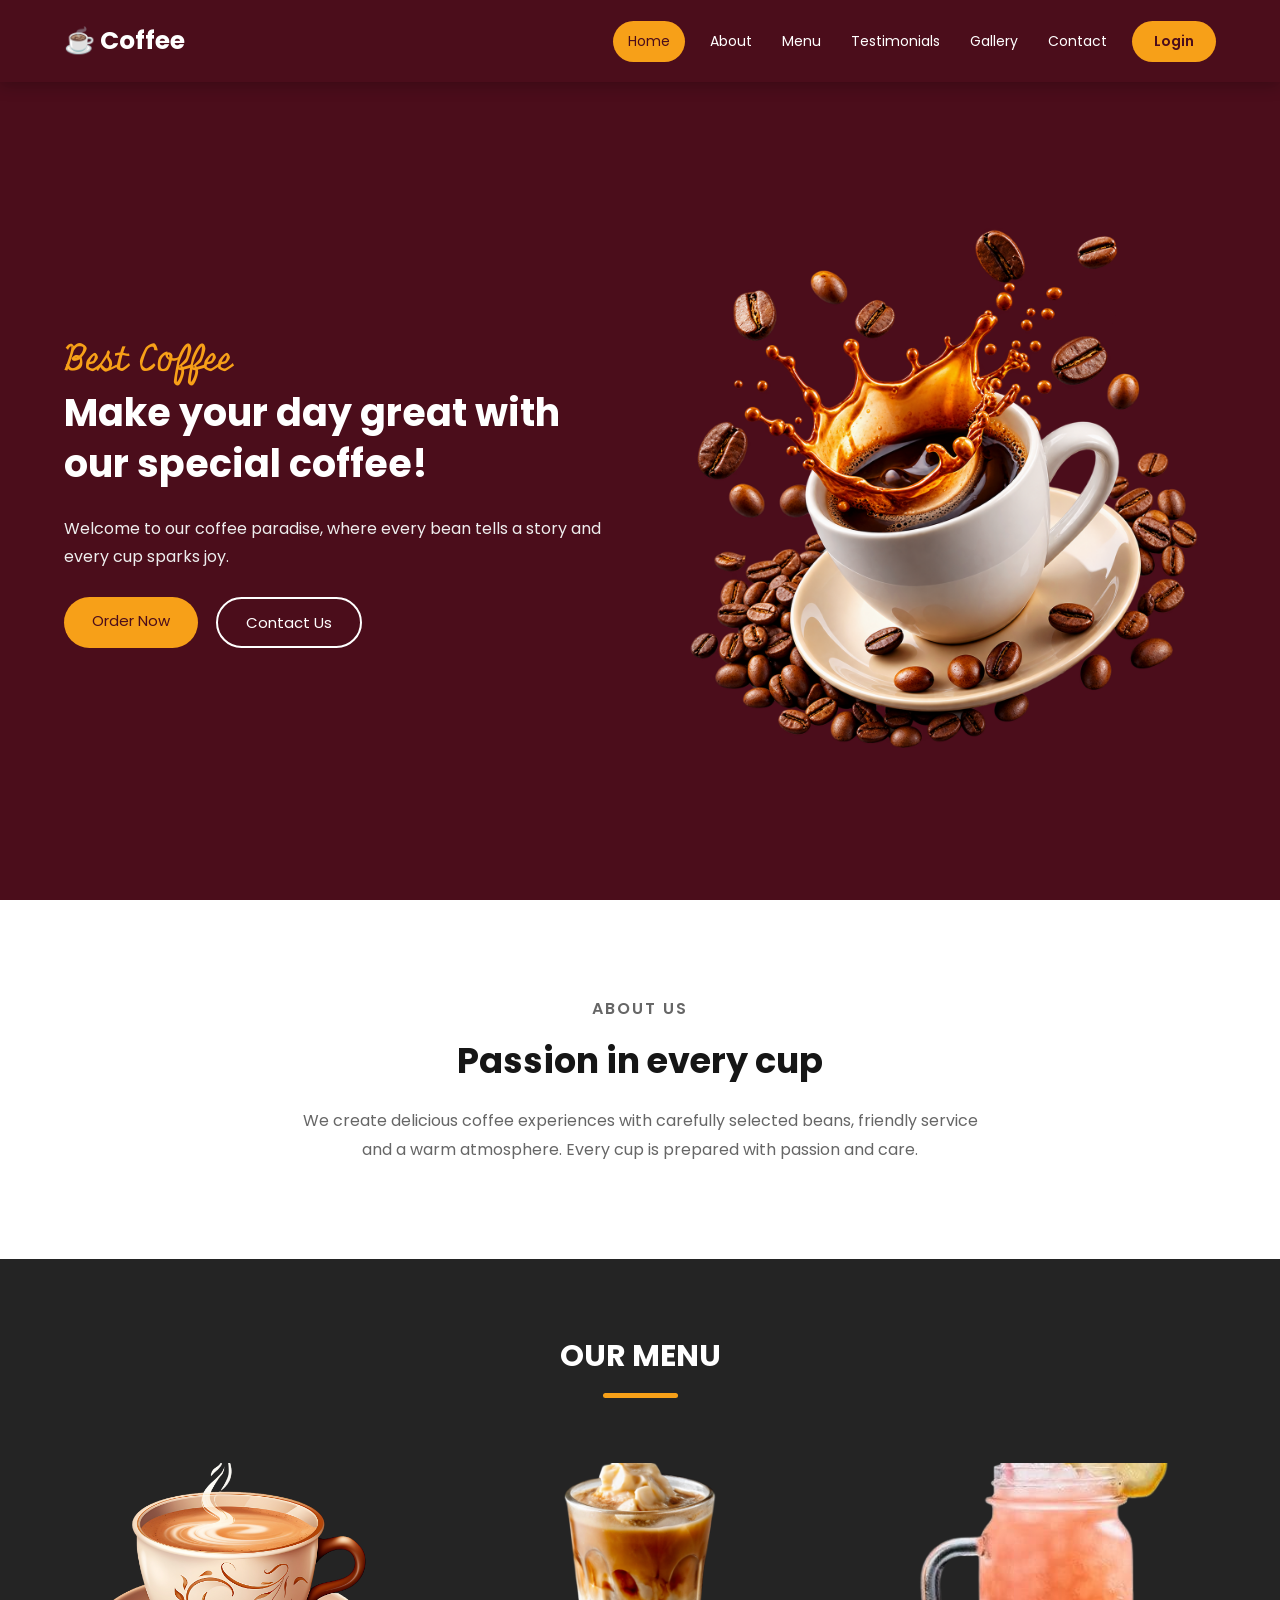
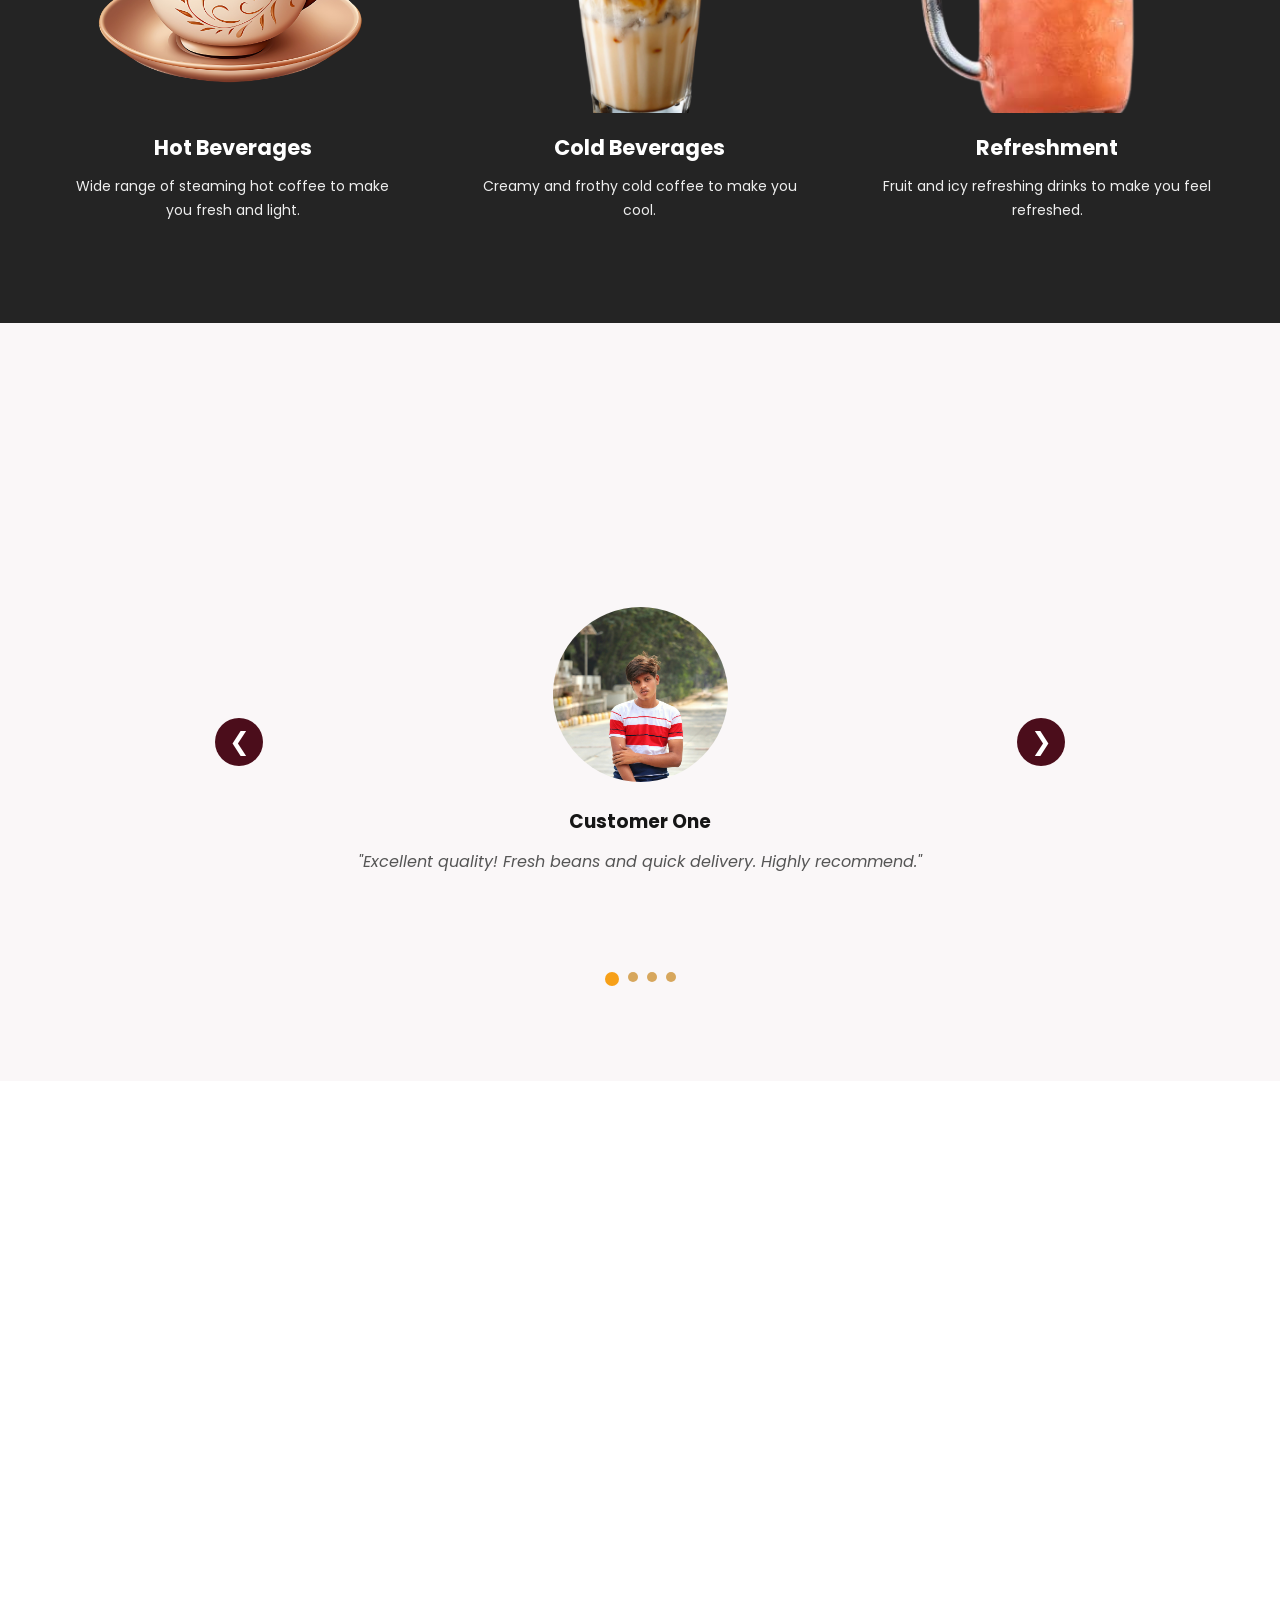
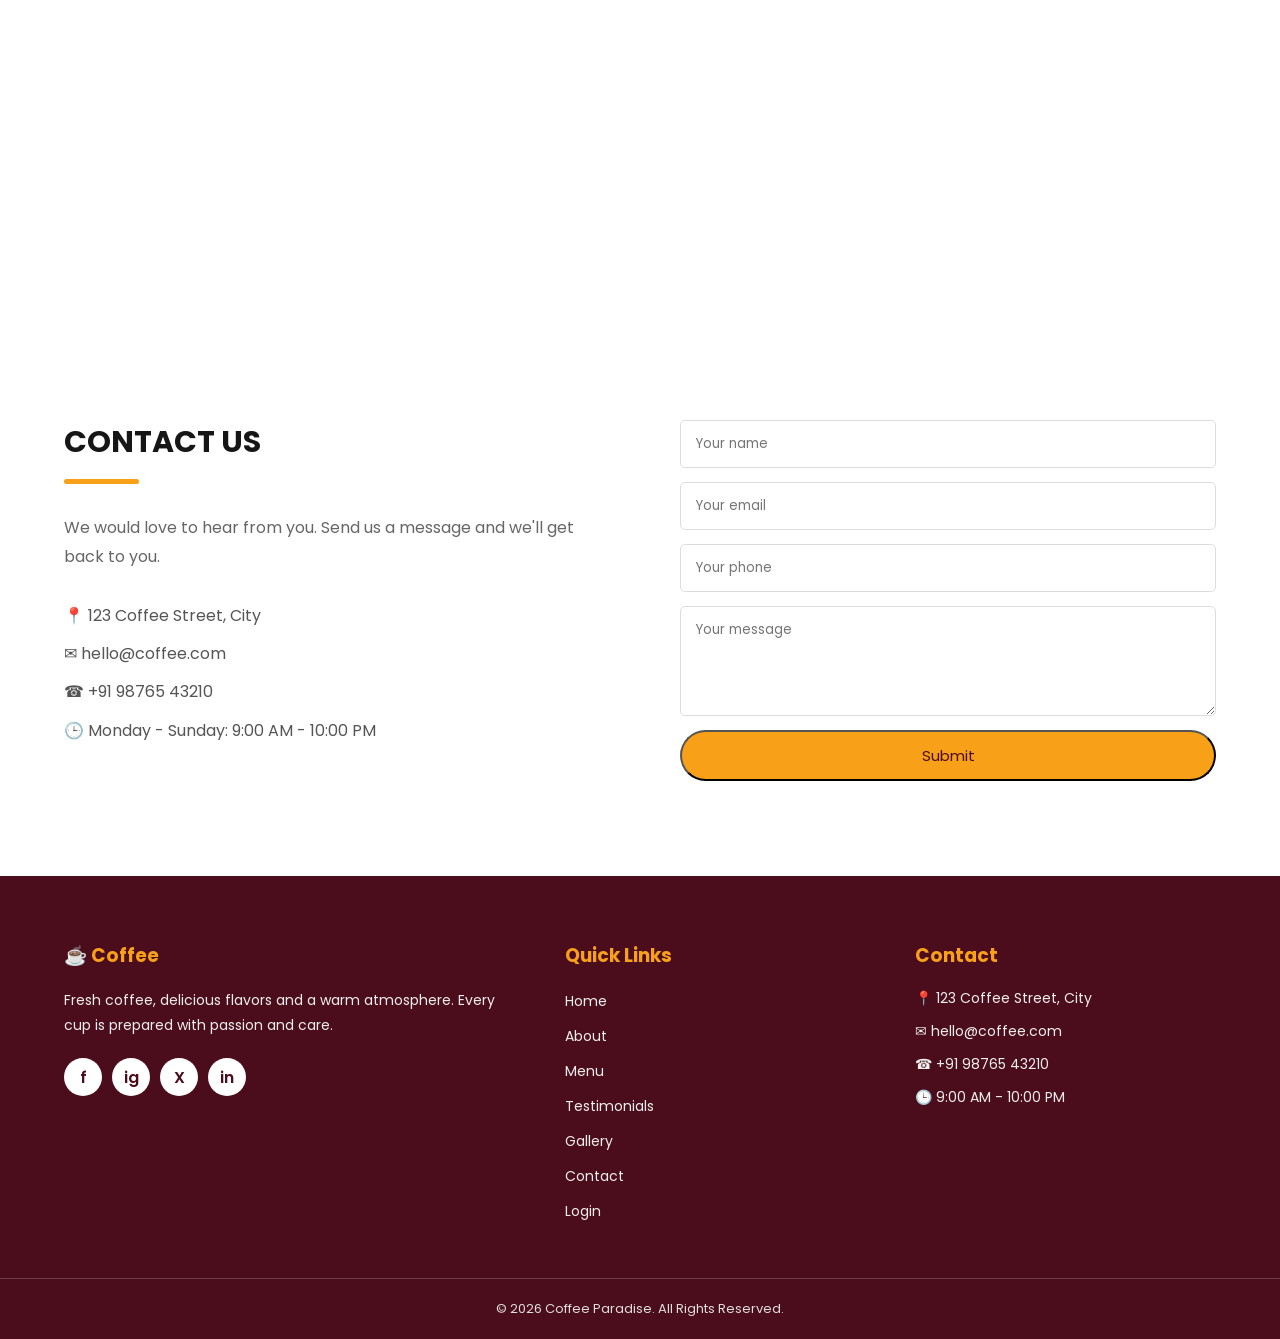
<file: index.html>
<!DOCTYPE html>
<html lang="en">

<head>
    <meta charset="UTF-8">
    <meta name="viewport" content="width=device-width, initial-scale=1.0">
    <!-- Google tag (gtag.js) -->
<script async src="https://www.googletagmanager.com/gtag/js?id=G-KHFTLGRS92"></script>
<script>
  window.dataLayer = window.dataLayer || [];
  function gtag(){dataLayer.push(arguments);}
  gtag('js', new Date());

  gtag('config', 'G-KHFTLGRS92');
</script>

    <title>Coffee Paradise</title>

    <link rel="preconnect" href="https://fonts.googleapis.com">
    <link rel="preconnect" href="https://fonts.gstatic.com" crossorigin>

    <link
        href="https://fonts.googleapis.com/css2?family=Miniver&family=Poppins:wght@300;400;500;600;700&display=swap"
        rel="stylesheet">

    <link rel="stylesheet" href="style.css">
    <link rel="login page" href="login.html">
    <meta name="google-site-verification" content="KlQC1z8iN2yb0rDWegeCVwnHpfgJEABlwC-YRds4JwA" />
</head>

<body>

    <!-- ================= HEADER ================= -->

    <header class="site-header">

        <nav class="navbar container">

            <a href="#home" class="logo">
                ☕ Coffee
            </a>

            <button class="menu-toggle" id="menuToggle">
                ☰
            </button>

            <ul class="nav-links" id="navLinks">

                <li>
                    <a href="#home" class="active">Home</a>
                </li>

                <li>
                    <a href="#about">About</a>
                </li>

                <li>
                    <a href="#menu">Menu</a>
                </li>

                <li>
                    <a href="#testimonials">Testimonials</a>
                </li>

                <li>
                    <a href="#gallery">Gallery</a>
                </li>

                <li>
                    <a href="#contact">Contact</a>
                </li>

                <!-- LOGIN BUTTON -->

                <li>
                    <a href="login.html" class="login-btn">
                        Login
                    </a>
                </li>

            </ul>

        </nav>

    </header>


    <!-- ================= MAIN ================= -->

    <main>

        <!-- ================= HOME ================= -->

        <section class="hero" id="home">

            <div class="container hero-grid">

                <div class="hero-copy reveal-left">

                    <p class="script-title">
                        Best Coffee
                    </p>

                    <h1>
                        Make your day great with our special coffee!
                    </h1>

                    <p class="hero-text">
                        Welcome to our coffee paradise, where every bean
                        tells a story and every cup sparks joy.
                    </p>

                    <div class="hero-buttons">

                        <a href="#menu" class="btn primary">
                            Order Now
                        </a>

                        <a href="#contact" class="btn outline">
                            Contact Us
                        </a>
                        
                    </div>

                </div>


                <div class="hero-art reveal-right">

                    <img
                        src="ChatGPT Image Sep 18, 2026, 01_52_38 PM.png"
                        alt="Coffee cup">

                </div>

            </div>

        </section>


        <!-- ================= ABOUT ================= -->

        <section class="light-section about" id="about">

            <div class="container narrow reveal-up">

                <p class="eyebrow">
                    ABOUT US
                </p>

                <h2>
                    Passion in every cup
                </h2>

                <p>
                    We create delicious coffee experiences with carefully
                    selected beans, friendly service and a warm atmosphere.
                    Every cup is prepared with passion and care.
                </p>

            </div>

        </section>


        <!-- ================= MENU ================= -->

        <section class="menu-section" id="menu">

            <div class="container">

                <div class="section-heading reveal-up">

                    <h2>
                        OUR MENU
                    </h2>

                    <span></span>

                </div>


                <div class="menu-grid">

                    <article class="menu-card reveal-up">

                        <img
                            src="hot beverages.png"
                            alt="Hot beverage">

                        <h3>
                            Hot Beverages
                        </h3>

                        <p>
                            Wide range of steaming hot coffee to make
                            you fresh and light.
                        </p>

                    </article>


                    <article class="menu-card reveal-up">

                        <img
                            src="—Pngtree—cold coffee beverage with creamy_19048577.png"
                            alt="Cold beverage">

                        <h3>
                            Cold Beverages
                        </h3>

                        <p>
                            Creamy and frothy cold coffee to make
                            you cool.
                        </p>

                    </article>


                    <article class="menu-card reveal-up">

                        <img
                            src="refresh_drink-removebg-preview.png"
                            alt="Refreshment">

                        <h3>
                            Refreshment
                        </h3>

                        <p>
                            Fruit and icy refreshing drinks to make
                            you feel refreshed.
                        </p>

                    </article>

                </div>

            </div>

        </section>


        <!-- ================= TESTIMONIAL ================= -->

        <section
            class="light-section testimonials"
            id="testimonials">

            <div class="container">

                <div class="section-heading reveal-up">

                    <h2>
                        TESTIMONIALS
                    </h2>

                    <span></span>

                </div>


                <div class="testimonial-slider">

                    <button
                        class="slider-btn prev-btn"
                        id="prevBtn">
                        &#10094;
                    </button>


                    <div class="testimonial-track">


                        <article class="testimonial-slide active">

                            <img
                                src="lovekesh-jaiswal-Py3eR0IEMQY-unsplash.jpg"
                                alt="Customer">

                            <h3>
                                Customer One
                            </h3>

                            <p>
                                "Excellent quality! Fresh beans and quick
                                delivery. Highly recommend."
                            </p>

                        </article>


                        <article class="testimonial-slide">

                            <img
                                src="albert-dera-ILip77SbmOE-unsplash.jpg"
                                alt="Customer">

                            <h3>
                                Customer Two
                            </h3>

                            <p>
                                "Best coffee I've tried! Smooth and flavorful.
                                Arrived promptly."
                            </p>

                        </article>


                        <article class="testimonial-slide">

                            <img
                                src="ali-morshedlou-WMD64tMfc4k-unsplash.jpg"
                                alt="Customer">

                            <h3>
                                Customer Three
                            </h3>

                            <p>
                                "Loved the French roast. Perfectly balanced
                                and rich."
                            </p>

                        </article>


                        <article class="testimonial-slide">

                            <img
                                src="linkedin-sales-solutions-pAtA8xe_iVM-unsplash.jpg"
                                alt="Customer">

                            <h3>
                                Customer Four
                            </h3>

                            <p>
                                "Amazing atmosphere and wonderful coffee.
                                I will definitely visit again!"
                            </p>

                        </article>

                    </div>


                    <button
                        class="slider-btn next-btn"
                        id="nextBtn">
                        &#10095;
                    </button>

                </div>


                <div class="slider-dots">

                    <button class="slider-dot active"></button>
                    <button class="slider-dot"></button>
                    <button class="slider-dot"></button>
                    <button class="slider-dot"></button>

                </div>

            </div>

        </section>


        <!-- ================= GALLERY ================= -->

        <section class="light-section gallery" id="gallery">

            <div class="container">

                <div class="section-heading reveal-up">

                    <h2>
                        GALLERY
                    </h2>

                    <span></span>

                </div>


                <div class="gallery-grid">

                    <img
                        class="reveal-up"
                        src="coffee.jpg"
                        alt="Coffee">

                    <img
                        class="reveal-up"
                        src="breakfast.jpg"
                        alt="Breakfast">

                    <img
                        class="reveal-up"
                        src="cold drinks.jpg"
                        alt="Cold drinks">

                    <img
                        class="reveal-up"
                        src="break fast.jpg"
                        alt="Breakfast">

                    <img
                        class="reveal-up"
                        src="food.jpg"
                        alt="Food">

                    <img
                        class="reveal-up"
                        src="coffee desert.jpg"
                        alt="Coffee dessert">

                </div>

            </div>

        </section>


        <!-- ================= CONTACT ================= -->

        <section class="light-section contact" id="contact">

            <div class="container contact-grid">


                <div class="contact-info reveal-left">

                    <div class="section-heading left">

                        <h2>
                            CONTACT US
                        </h2>

                        <span></span>

                    </div>

                    <p>
                        We would love to hear from you.
                        Send us a message and we'll get back to you.
                    </p>


                    <ul>

                        <li>
                            📍 123 Coffee Street, City
                        </li>

                        <li>
                            ✉ hello@coffee.com
                        </li>

                        <li>
                            ☎ +91 98765 43210
                        </li>

                        <li>
                            🕒 Monday - Sunday:
                            9:00 AM - 10:00 PM
                        </li>

                    </ul>

                </div>


                <form
                    class="contact-form reveal-right"
                    id="contactForm">

                    <input
                        type="text"
                        placeholder="Your name"
                        required>

                    <input
                        type="email"
                        placeholder="Your email"
                        required>

                    <input
                        type="tel"
                        placeholder="Your phone">

                    <textarea
                        placeholder="Your message"
                        required></textarea>

                    <button
                        type="submit"
                        class="btn primary">

                        Submit

                    </button>

                </form>

            </div>

        </section>

    </main>


    <!-- ================= FOOTER ================= -->

    <footer class="site-footer">

        <div class="container footer-grid">


            <div class="footer-box">

                <h3>
                    ☕ Coffee
                </h3>

                <p>
                    Fresh coffee, delicious flavors and a warm
                    atmosphere. Every cup is prepared with
                    passion and care.
                </p>

                <div class="social-links">

                    <a href="#">f</a>
                    <a href="#">ig</a>
                    <a href="#">X</a>
                    <a href="#">in</a>

                </div>

            </div>


            <div class="footer-box">

                <h3>
                    Quick Links
                </h3>

                <ul class="footer-links">

                    <li>
                        <a href="#home">Home</a>
                    </li>

                    <li>
                        <a href="#about">About</a>
                    </li>

                    <li>
                        <a href="#menu">Menu</a>
                    </li>

                    <li>
                        <a href="#testimonials">
                            Testimonials
                        </a>
                    </li>

                    <li>
                        <a href="#gallery">Gallery</a>
                    </li>

                    <li>
                        <a href="#contact">Contact</a>
                    </li>

                    <li>
                        <a href="login.html">
                            Login
                        </a>
                    </li>

                </ul>

            </div>


            <div class="footer-box">

                <h3>
                    Contact
                </h3>

                <ul class="footer-contact">

                    <li>
                        📍 123 Coffee Street, City
                    </li>

                    <li>
                        ✉ hello@coffee.com
                    </li>

                    <li>
                        ☎ +91 98765 43210
                    </li>

                    <li>
                        🕒 9:00 AM - 10:00 PM
                    </li>

                </ul>

            </div>

        </div>


        <div class="footer-bottom">

            <p>
                © 2026 Coffee Paradise.
                All Rights Reserved.
            </p>

        </div>

    </footer>


    <script src="script.js"></script>

</body>
</html>
</file>
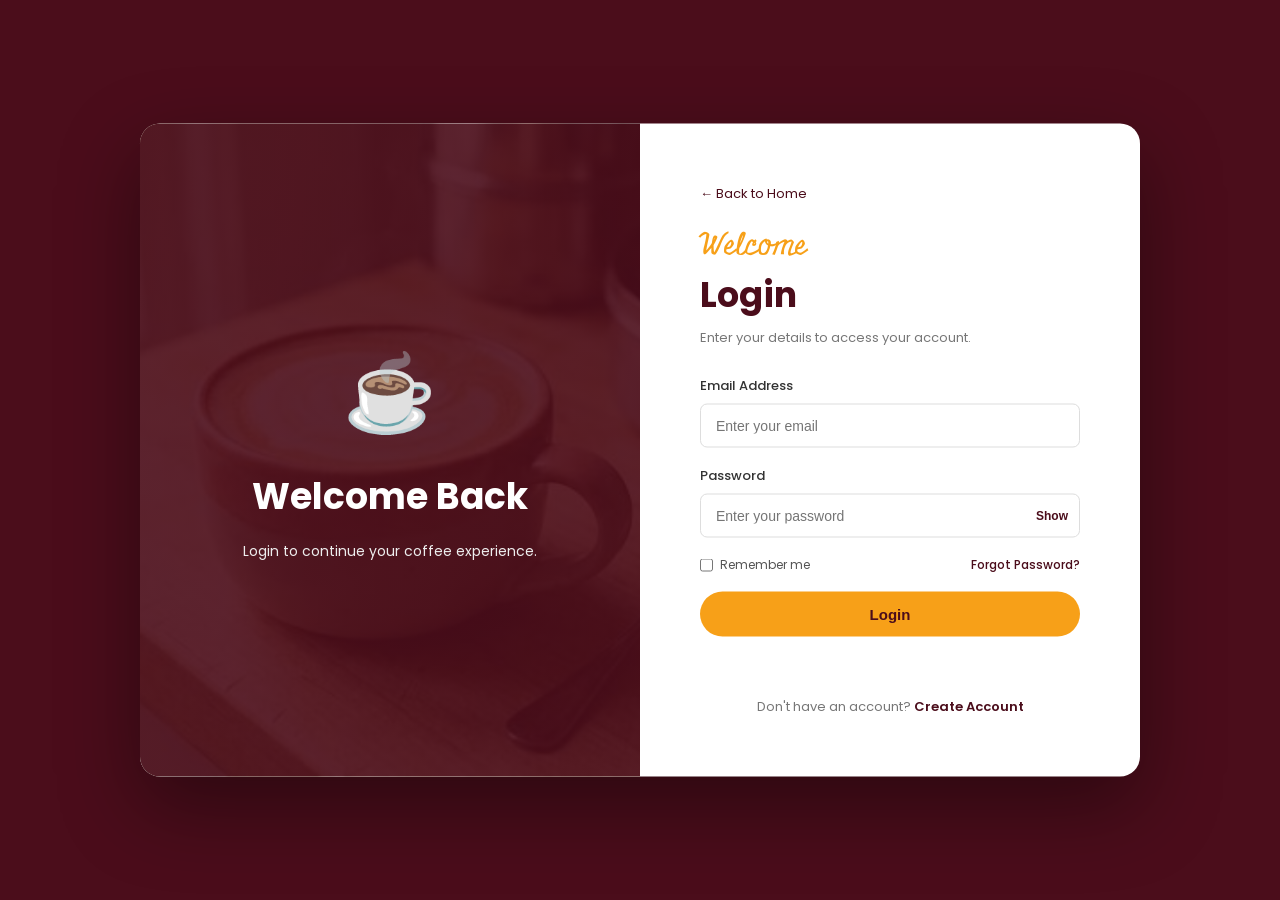
<file: login.html>
<!DOCTYPE html>
<html lang="en">

<head>

    <meta charset="UTF-8">

    <meta
        name="viewport"
        content="width=device-width, initial-scale=1.0">

    <title>Login | Coffee Paradise</title>

    <link
        rel="preconnect"
        href="https://fonts.googleapis.com">

    <link
        rel="preconnect"
        href="https://fonts.gstatic.com"
        crossorigin>

    <link
        href="https://fonts.googleapis.com/css2?family=Miniver&family=Poppins:wght@300;400;500;600;700&display=swap"
        rel="stylesheet">

    <link rel="stylesheet" href="login.css">

</head>


<body>


    <div class="login-page">


        <!-- ================= LEFT ================= -->

        <div class="login-image">

            <div class="login-image-content">

                <div class="coffee-icon">
                    ☕
                </div>

                <h1>
                    Welcome Back
                </h1>

                <p>
                    Login to continue your
                    coffee experience.
                </p>

            </div>

        </div>


        <!-- ================= RIGHT ================= -->

        <div class="login-content">


            <a
                href="index.html"
                class="back-home">

                ← Back to Home

            </a>


            <div class="login-header">

                <p class="login-script">
                    Welcome
                </p>

                <h2>
                    Login
                </h2>

                <p>
                    Enter your details to access
                    your account.
                </p>

            </div>


            <!-- LOGIN FORM -->

            <form
                class="login-form"
                id="loginForm">


                <div class="form-group">

                    <label for="email">
                        Email Address
                    </label>

                    <input
                        type="email"
                        id="email"
                        placeholder="Enter your email"
                        required>

                </div>


                <div class="form-group">

                    <label for="password">
                        Password
                    </label>


                    <div class="password-box">

                        <input
                            type="password"
                            id="password"
                            placeholder="Enter your password"
                            required>


                        <button
                            type="button"
                            id="togglePassword">

                            Show

                        </button>

                    </div>

                </div>


                <div class="form-options">

                    <label class="remember">

                        <input
                            type="checkbox"
                            id="remember">

                        Remember me

                    </label>


                    <a
                        href="#"
                        id="forgotPassword">

                        Forgot Password?

                    </a>

                </div>


                <button
                    type="submit"
                    class="login-submit">

                    Login

                </button>


                <p
                    class="login-message"
                    id="loginMessage">
                </p>

            </form>


            <p class="register-text">

                Don't have an account?

                <a
                    href="#"
                    id="createAccount">

                    Create Account

                </a>

            </p>

        </div>

    </div>


    <script src="login.js"></script>

</body>

</html>
</file>
<file: style.css>
/* =====================================================
   RESET
===================================================== */

* {
    margin: 0;
    padding: 0;
    box-sizing: border-box;
}

html {
    scroll-behavior: smooth;
}

body {
    font-family: "Poppins", sans-serif;
    color: #161616;
    background: #ffffff;
    overflow-x: hidden;
}

a {
    text-decoration: none;
}

button,
input,
textarea {
    font-family: inherit;
}

.container {
    width: min(1200px, 90%);
    margin: auto;
}


/* =====================================================
   HEADER
===================================================== */

.site-header {
    position: sticky;
    top: 0;
    z-index: 1000;

    background: #4b0d1b;

    box-shadow:
        0 3px 15px rgba(0, 0, 0, 0.25);
}

.navbar {
    height: 82px;

    display: flex;
    align-items: center;
    justify-content: space-between;
}

.logo {
    color: #ffffff;

    font-size: 25px;
    font-weight: 700;
}

.nav-links {
    display: flex;
    align-items: center;
    gap: 20px;

    list-style: none;
}

.nav-links a {
    display: block;

    color: #ffffff;

    font-size: 14px;

    padding: 10px 5px;

    border-radius: 25px;

    transition: 0.3s ease;
}

.nav-links a:hover,
.nav-links a.active {
    background: #f7a018;

    color: #4b0d1b;

    padding-left: 15px;
    padding-right: 15px;
}

.nav-links .login-btn {
    background: #f7a018;

    color: #4b0d1b;

    padding: 10px 22px;

    border-radius: 25px;

    font-weight: 600;
}

.nav-links .login-btn:hover {
    background: #ffffff;

    color: #4b0d1b;
}

.menu-toggle {
    display: none;

    border: none;

    background: transparent;

    color: #ffffff;

    font-size: 28px;

    cursor: pointer;
}


/* =====================================================
   HERO
===================================================== */

.hero {
    min-height: calc(100vh - 82px);

    display: flex;
    align-items: center;

    background: #4b0d1b;

    color: #ffffff;
}

.hero-grid {
    display: grid;

    grid-template-columns: 1fr 1fr;

    align-items: center;

    gap: 40px;
}

.script-title {
    color: #f7a018;

    font-family: "Miniver", cursive;

    font-size: 36px;
}

.hero h1 {
    max-width: 620px;

    font-size: 38px;

    line-height: 1.35;
}

.hero-text {
    max-width: 550px;

    margin: 25px 0;

    color: #eeeeee;

    font-size: 16px;

    line-height: 1.8;
}

.hero-buttons {
    display: flex;

    gap: 18px;
}

.hero-art {
    text-align: center;
}

.hero-art img {
    width: min(520px, 100%);

    animation:
        floatCoffee 4s ease-in-out infinite;
}

@keyframes floatCoffee {

    0%,
    100% {
        transform: translateY(0);
    }

    50% {
        transform: translateY(-16px);
    }
}


/* =====================================================
   BUTTON
===================================================== */

.btn {
    display: inline-block;

    padding: 12px 28px;

    border-radius: 30px;

    font-size: 15px;

    cursor: pointer;

    transition: 0.3s ease;
}

.primary {
    background: #f7a018;

    color: #4b0d1b;
}

.primary:hover {
    transform: translateY(-4px);
}

.outline {
    border: 2px solid #ffffff;

    color: #ffffff;
}

.outline:hover {
    background: #ffffff;

    color: #4b0d1b;
}


/* =====================================================
   SECTIONS
===================================================== */

.light-section {
    padding: 95px 0;

    background: #ffffff;
}


/* =====================================================
   ABOUT
===================================================== */

.about {
    text-align: center;
}

.narrow {
    max-width: 700px;
}

.eyebrow {
    color: #e89a17;

    font-weight: 600;

    letter-spacing: 2px;
}

.about h2 {
    font-size: 35px;

    margin: 10px 0 20px;
}

.about p {
    color: #666666;

    line-height: 1.8;
}


/* =====================================================
   SECTION HEADING
===================================================== */

.section-heading {
    text-align: center;

    margin-bottom: 65px;
}

.section-heading h2 {
    font-size: 30px;
}

.section-heading span {
    display: block;

    width: 75px;
    height: 5px;

    margin: 14px auto;

    border-radius: 5px;

    background: #f7a018;
}

.section-heading.left {
    text-align: left;

    margin-bottom: 30px;
}

.section-heading.left span {
    margin-left: 0;
}


/* =====================================================
   MENU
===================================================== */

.menu-section {
    padding: 75px 0 100px;

    background: #242424;

    color: #ffffff;
}

.menu-grid {
    display: grid;

    grid-template-columns:
        repeat(3, 1fr);

    gap: 70px;
}

.menu-card {
    text-align: center;

    transition: 0.3s ease;
}

.menu-card:hover {
    transform: translateY(-8px);
}

.menu-card img {
    width: 100%;

    max-width: 330px;

    height: 250px;

    object-fit: cover;

    border-radius: 8px;
}

.menu-card h3 {
    font-size: 21px;

    margin: 12px 0;
}

.menu-card p {
    max-width: 330px;

    margin: auto;

    color: #eeeeee;

    font-size: 14px;

    line-height: 1.7;
}


/* =====================================================
   TESTIMONIAL
===================================================== */

.testimonials {
    background: #faf7f8;
}

.testimonial-slider {
    position: relative;

    max-width: 850px;

    margin: auto;

    display: flex;

    align-items: center;
}

.testimonial-track {
    width: 100%;

    min-height: 390px;

    overflow: hidden;

    position: relative;
}

.testimonial-slide {
    position: absolute;

    inset: 0;

    padding: 20px 80px;

    display: flex;

    flex-direction: column;

    align-items: center;

    justify-content: center;

    text-align: center;

    opacity: 0;

    transform: translateX(70px);

    pointer-events: none;

    transition:
        opacity 0.6s ease,
        transform 0.6s ease;
}

.testimonial-slide.active {
    opacity: 1;

    transform: translateX(0);

    pointer-events: auto;
}

.testimonial-slide img {
    width: 175px;
    height: 175px;

    border-radius: 50%;

    object-fit: cover;

    margin-bottom: 25px;
}

.testimonial-slide h3 {
    margin-bottom: 12px;
}

.testimonial-slide p {
    max-width: 600px;

    color: #555555;

    line-height: 1.8;

    font-style: italic;
}


/* =====================================================
   SLIDER BUTTONS
===================================================== */

.slider-btn {
    position: absolute;

    z-index: 10;

    width: 48px;
    height: 48px;

    border: none;

    border-radius: 50%;

    background: #4b0d1b;

    color: #ffffff;

    font-size: 25px;

    cursor: pointer;
}

.slider-btn:hover {
    background: #f7a018;

    color: #4b0d1b;
}

.prev-btn {
    left: 0;
}

.next-btn {
    right: 0;
}


/* =====================================================
   DOTS
===================================================== */

.slider-dots {
    display: flex;

    justify-content: center;

    gap: 9px;

    margin-top: 35px;
}

.slider-dot {
    width: 10px;
    height: 10px;

    border: none;

    border-radius: 50%;

    background: #d7a75d;

    cursor: pointer;
}

.slider-dot.active {
    width: 14px;
    height: 14px;

    background: #f7a018;
}


/* =====================================================
   GALLERY
===================================================== */

.gallery-grid {
    display: grid;

    grid-template-columns:
        repeat(3, 1fr);

    gap: 25px;
}

.gallery-grid img {
    width: 100%;

    height: 250px;

    object-fit: cover;

    border-radius: 6px;

    transition: 0.4s ease;
}

.gallery-grid img:hover {
    transform: scale(1.03);
}


/* =====================================================
   CONTACT
===================================================== */

.contact-grid {
    display: grid;

    grid-template-columns: 1fr 1fr;

    gap: 80px;
}

.contact-info p {
    color: #666666;

    line-height: 1.8;

    margin-bottom: 25px;
}

.contact-info ul {
    list-style: none;

    color: #555555;

    line-height: 2.4;
}

.contact-form {
    display: flex;

    flex-direction: column;

    gap: 14px;
}

.contact-form input,
.contact-form textarea {
    width: 100%;

    border: 1px solid #dddddd;

    border-radius: 5px;

    padding: 13px 15px;

    outline: none;
}

.contact-form textarea {
    height: 110px;

    resize: vertical;
}


/* =====================================================
   FOOTER
===================================================== */

.site-footer {
    background: #4b0d1b;

    color: #ffffff;

    padding: 65px 0 20px;
}

.footer-grid {
    display: grid;

    grid-template-columns:
        1.5fr 1fr 1fr;

    gap: 50px;
}

.footer-box h3 {
    color: #f7a018;

    margin-bottom: 18px;
}

.footer-box p {
    color: #eeeeee;

    font-size: 14px;

    line-height: 1.8;
}

.footer-links,
.footer-contact {
    list-style: none;
}

.footer-links li {
    margin-bottom: 10px;
}

.footer-links a {
    color: #eeeeee;

    font-size: 14px;

    transition: 0.3s;
}

.footer-links a:hover {
    color: #f7a018;
}

.footer-contact li {
    color: #eeeeee;

    font-size: 14px;

    margin-bottom: 12px;
}

.social-links {
    display: flex;

    gap: 10px;

    margin-top: 20px;
}

.social-links a {
    width: 38px;
    height: 38px;

    display: flex;

    align-items: center;
    justify-content: center;

    border-radius: 50%;

    background: #ffffff;

    color: #4b0d1b;

    font-weight: 600;
}

.social-links a:hover {
    background: #f7a018;

    transform: translateY(-4px);
}

.footer-bottom {
    margin-top: 45px;

    padding-top: 20px;

    border-top:
        1px solid
        rgba(255, 255, 255, 0.2);

    text-align: center;
}

.footer-bottom p {
    color: #dddddd;

    font-size: 13px;
}


/* =====================================================
   SCROLL REVEAL
===================================================== */

.reveal-up,
.reveal-left,
.reveal-right {
    opacity: 0;
}

.reveal-up {
    transform: translateY(35px);
}

.reveal-left {
    transform: translateX(-45px);
}

.reveal-right {
    transform: translateX(45px);
}

.show {
    opacity: 1;

    transform: none;

    transition:
        opacity 0.7s ease,
        transform 0.7s ease;
}


/* =====================================================
   TABLET
===================================================== */

@media (max-width: 900px) {

    .nav-links {
        gap: 10px;
    }

    .hero h1 {
        font-size: 32px;
    }

    .menu-grid {
        gap: 25px;
    }

    .gallery-grid {
        grid-template-columns:
            repeat(2, 1fr);
    }

    .footer-grid {
        grid-template-columns:
            1fr 1fr;
    }
}


/* =====================================================
   MOBILE
===================================================== */

@media (max-width: 700px) {

    .navbar {
        height: 70px;
    }

    .menu-toggle {
        display: block;
    }

    .nav-links {
        position: fixed;

        top: 70px;

        right: -100%;

        width: 280px;

        height: calc(100vh - 70px);

        padding: 40px 25px;

        display: flex;

        flex-direction: column;

        gap: 12px;

        background: #4b0d1b;

        transition: right 0.35s ease;
    }

    .nav-links.open {
        right: 0;
    }

    .nav-links li {
        width: 100%;

        text-align: center;
    }

    .nav-links .login-btn {
        width: 100%;
    }

    .hero {
        padding: 75px 0;
    }

    .hero-grid {
        grid-template-columns: 1fr;

        text-align: center;
    }

    .hero-copy {
        order: 2;
    }

    .hero-art {
        order: 1;
    }

    .hero h1 {
        font-size: 30px;
    }

    .hero-buttons {
        justify-content: center;

        flex-wrap: wrap;
    }

    .menu-grid {
        grid-template-columns: 1fr;
    }

    .testimonial-slide {
        padding: 20px 55px;
    }

    .testimonial-slide img {
        width: 145px;
        height: 145px;
    }

    .gallery-grid {
        grid-template-columns: 1fr;
    }

    .contact-grid {
        grid-template-columns: 1fr;

        gap: 45px;
    }

    .section-heading.left {
        text-align: center;
    }

    .section-heading.left span {
        margin: 14px auto;
    }

    .footer-grid {
        grid-template-columns: 1fr;

        text-align: center;
    }

    .social-links {
        justify-content: center;
    }
}


/* =====================================================
   SMALL MOBILE
===================================================== */

@media (max-width: 420px) {

    .hero h1 {
        font-size: 26px;
    }

    .script-title {
        font-size: 28px;
    }

    .hero-text {
        font-size: 14px;
    }

    .btn {
        padding: 10px 22px;
    }

    .testimonial-slide {
        padding: 20px 45px;
    }

    .testimonial-slide img {
        width: 125px;
        height: 125px;
    }
}
</file>
<file: login.css>
/* =====================================================
   RESET
===================================================== */

* {
    margin: 0;
    padding: 0;
    box-sizing: border-box;
}

body {
    font-family: "Poppins", sans-serif;

    min-height: 100vh;

    background: #4b0d1b;
}

a {
    text-decoration: none;
}


/* =====================================================
   LOGIN PAGE
===================================================== */

.login-page {
    width: min(1000px, 92%);

    min-height: 600px;

    position: absolute;

    top: 50%;
    left: 50%;

    transform: translate(-50%, -50%);

    display: grid;

    grid-template-columns: 1fr 1fr;

    background: #ffffff;

    border-radius: 20px;

    overflow: hidden;

    box-shadow:
        0 30px 80px
        rgba(0, 0, 0, 0.4);

    animation:
        loginOpen 0.5s ease;
}

@keyframes loginOpen {

    from {
        opacity: 0;

        transform:
            translate(-50%, -50%)
            scale(0.92);
    }

    to {
        opacity: 1;

        transform:
            translate(-50%, -50%)
            scale(1);
    }
}


/* =====================================================
   LEFT IMAGE
===================================================== */

.login-image {
    min-height: 600px;

    display: flex;

    align-items: center;
    justify-content: center;

    text-align: center;

    padding: 50px;

    background:
        linear-gradient(
            rgba(75, 13, 27, 0.90),
            rgba(75, 13, 27, 0.90)
        ),
        url("coffee.jpg");

    background-size: cover;

    background-position: center;
}

.login-image-content {
    color: #ffffff;
}

.coffee-icon {
    font-size: 75px;

    margin-bottom: 20px;

    animation:
        coffeeFloat 3s ease-in-out infinite;
}

@keyframes coffeeFloat {

    0%,
    100% {
        transform: translateY(0);
    }

    50% {
        transform: translateY(-12px);
    }
}

.login-image h1 {
    font-size: 36px;

    margin-bottom: 15px;
}

.login-image p {
    color: #eeeeee;

    line-height: 1.8;

    font-size: 14px;
}


/* =====================================================
   RIGHT CONTENT
===================================================== */

.login-content {
    position: relative;

    padding: 60px;

    display: flex;

    flex-direction: column;

    justify-content: center;
}

.back-home {
    display: inline-block;

    margin-bottom: 20px;

    color: #4b0d1b;

    font-size: 13px;

    transition: 0.3s;
}

.back-home:hover {
    color: #f7a018;
}


/* =====================================================
   LOGIN HEADER
===================================================== */

.login-script {
    color: #f7a018;

    font-family: "Miniver", cursive;

    font-size: 30px;
}

.login-header h2 {
    color: #4b0d1b;

    font-size: 35px;

    margin-bottom: 7px;
}

.login-header > p:last-child {
    color: #777777;

    font-size: 13px;

    margin-bottom: 28px;
}


/* =====================================================
   FORM
===================================================== */

.login-form {
    display: flex;

    flex-direction: column;

    gap: 18px;
}

.form-group {
    display: flex;

    flex-direction: column;

    gap: 8px;
}

.form-group label {
    color: #333333;

    font-size: 13px;

    font-weight: 500;
}

.form-group input {
    width: 100%;

    padding: 13px 15px;

    border: 1px solid #dddddd;

    border-radius: 7px;

    outline: none;

    font-size: 14px;

    transition: 0.3s ease;
}

.form-group input:focus {
    border-color: #f7a018;

    box-shadow:
        0 0 0 3px
        rgba(247, 160, 24, 0.12);
}


/* =====================================================
   PASSWORD
===================================================== */

.password-box {
    position: relative;
}

.password-box input {
    padding-right: 65px;
}

#togglePassword {
    position: absolute;

    top: 50%;
    right: 12px;

    transform: translateY(-50%);

    border: none;

    background: transparent;

    color: #4b0d1b;

    font-size: 12px;

    font-weight: 600;

    cursor: pointer;
}


/* =====================================================
   OPTIONS
===================================================== */

.form-options {
    display: flex;

    align-items: center;

    justify-content: space-between;

    font-size: 12px;
}

.remember {
    display: flex;

    align-items: center;

    gap: 7px;

    color: #555555;
}

.remember input {
    accent-color: #f7a018;
}

.form-options a {
    color: #4b0d1b;

    font-weight: 500;
}

.form-options a:hover {
    color: #f7a018;
}


/* =====================================================
   LOGIN BUTTON
===================================================== */

.login-submit {
    width: 100%;

    border: none;

    padding: 14px;

    border-radius: 30px;

    background: #f7a018;

    color: #4b0d1b;

    font-size: 15px;

    font-weight: 600;

    cursor: pointer;

    transition: 0.3s ease;
}

.login-submit:hover {
    background: #4b0d1b;

    color: #ffffff;

    transform: translateY(-3px);
}


/* =====================================================
   MESSAGE
===================================================== */

.login-message {
    min-height: 20px;

    text-align: center;

    font-size: 13px;
}


/* =====================================================
   REGISTER
===================================================== */

.register-text {
    margin-top: 22px;

    text-align: center;

    color: #777777;

    font-size: 13px;
}

.register-text a {
    color: #4b0d1b;

    font-weight: 600;
}

.register-text a:hover {
    color: #f7a018;
}


/* =====================================================
   TABLET
===================================================== */

@media (max-width: 800px) {

    .login-page {
        grid-template-columns:
            0.8fr 1.2fr;

        min-height: 550px;
    }

    .login-image {
        min-height: 550px;

        padding: 30px;
    }

    .login-content {
        padding: 40px;
    }

}


/* =====================================================
   MOBILE
===================================================== */

@media (max-width: 650px) {

    body {
        padding: 20px 0;
    }

    .login-page {
        position: relative;

        top: auto;
        left: auto;

        transform: none;

        width: 94%;

        margin: auto;

        display: grid;

        grid-template-columns: 1fr;

        min-height: auto;
    }

    .login-image {
        min-height: 200px;

        padding: 25px;
    }

    .coffee-icon {
        font-size: 50px;

        margin-bottom: 8px;
    }

    .login-image h1 {
        font-size: 27px;
    }

    .login-content {
        padding: 40px 25px;
    }

    .login-header h2 {
        font-size: 30px;
    }

}


/* =====================================================
   SMALL MOBILE
===================================================== */

@media (max-width: 400px) {

    .login-content {
        padding: 35px 18px;
    }

    .form-options {
        flex-direction: column;

        align-items: flex-start;

        gap: 10px;
    }

}
</file>
